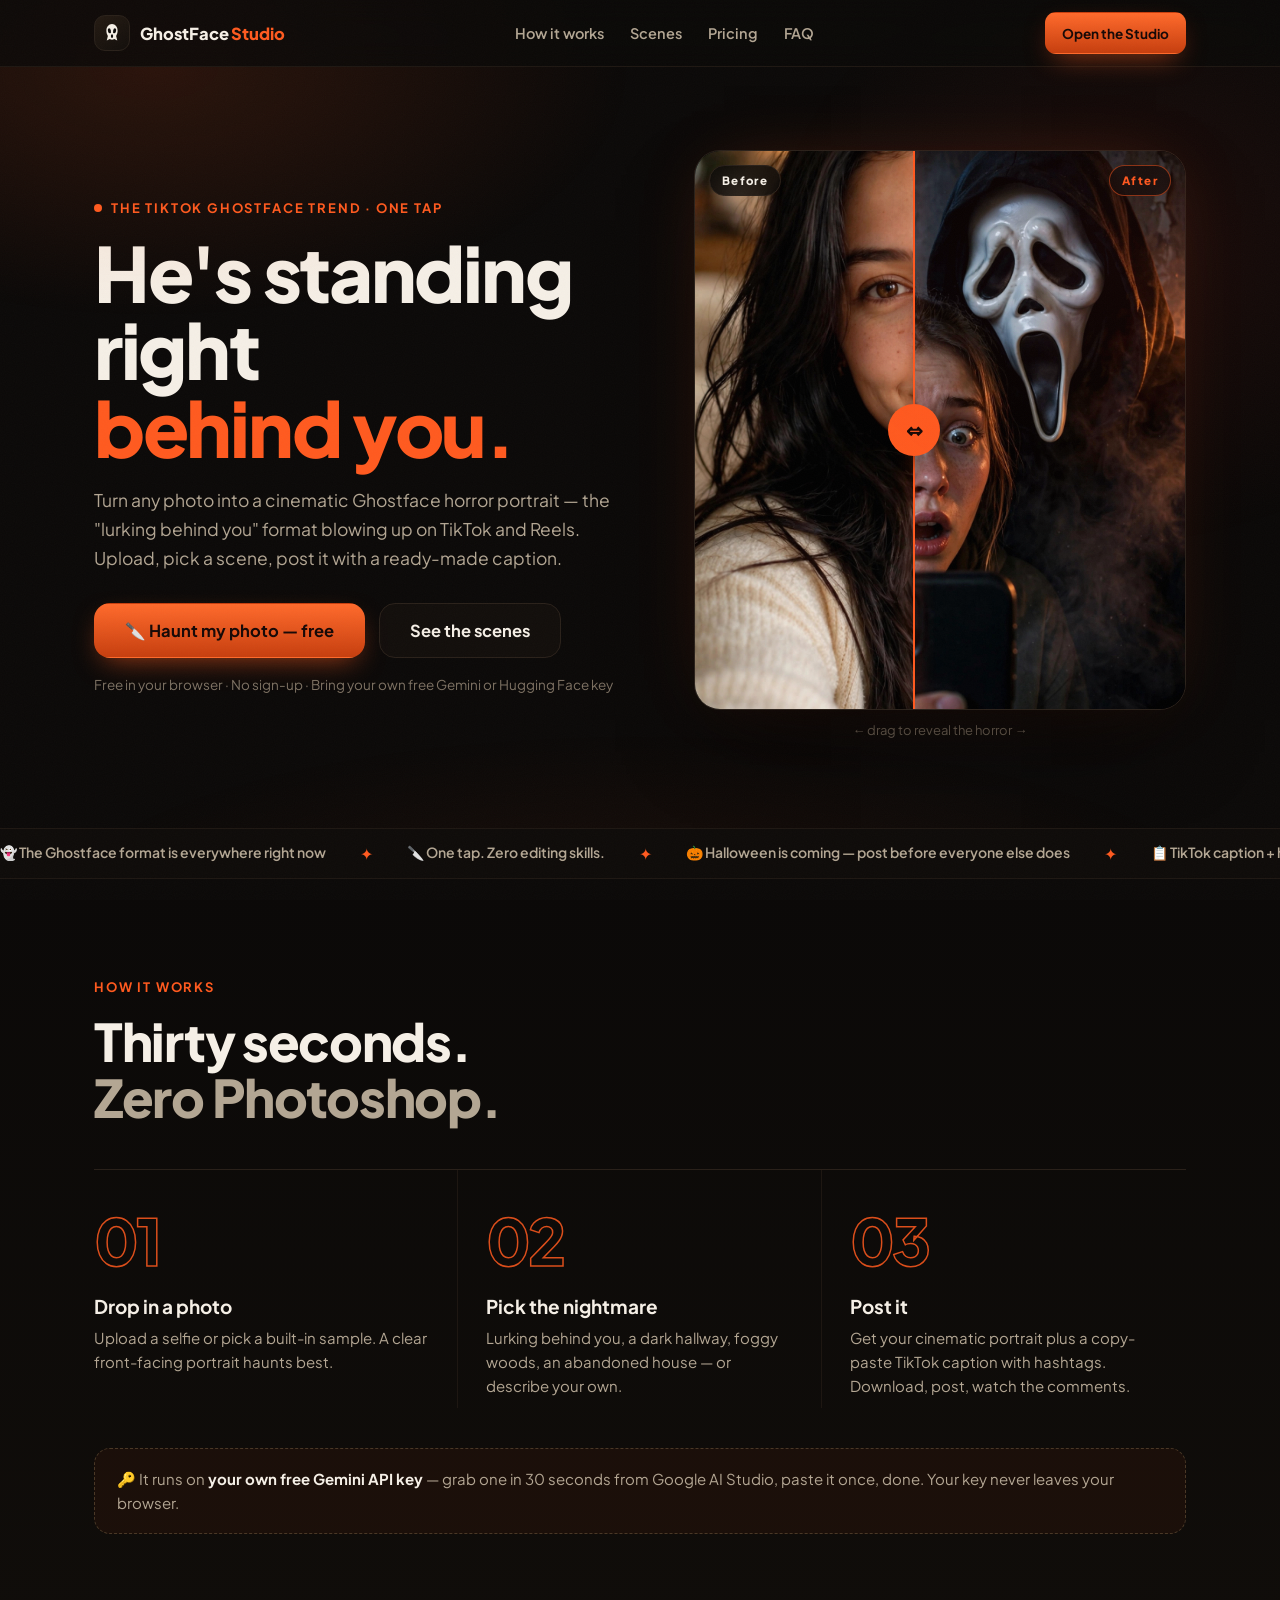
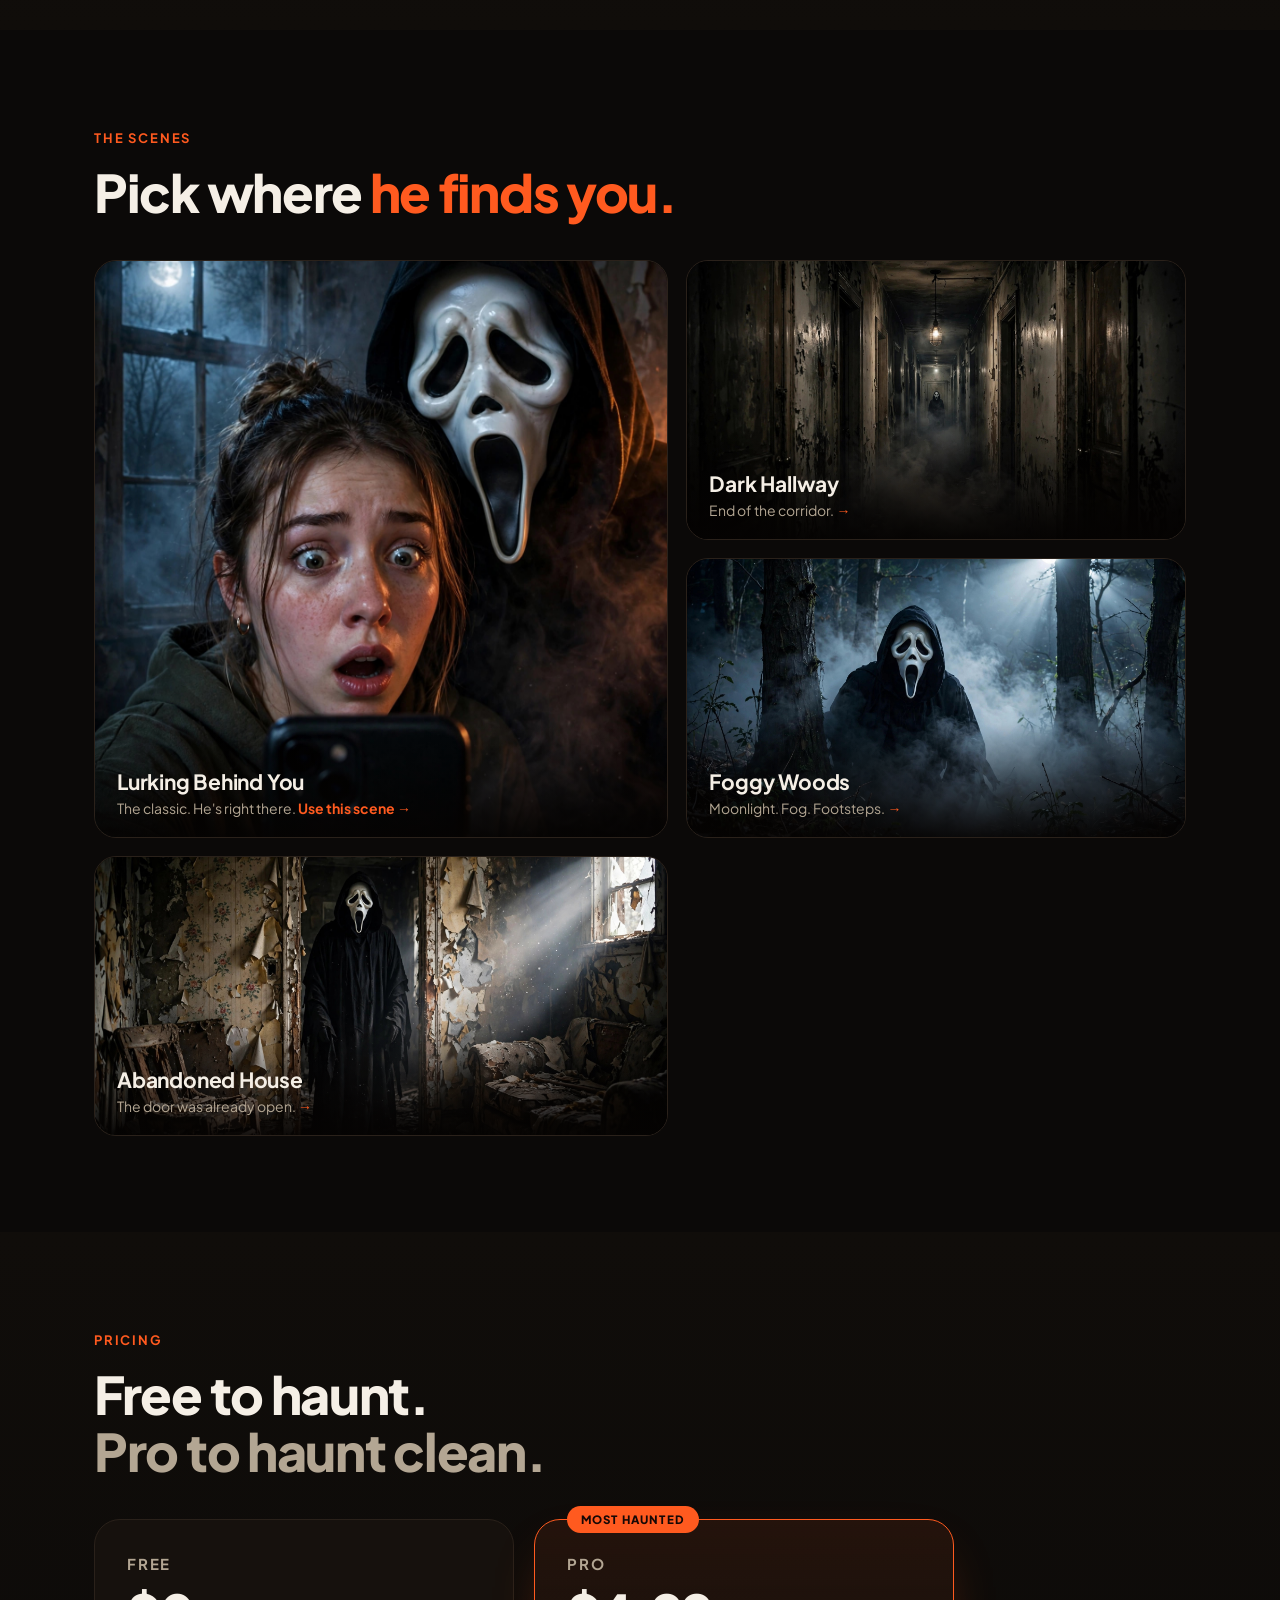
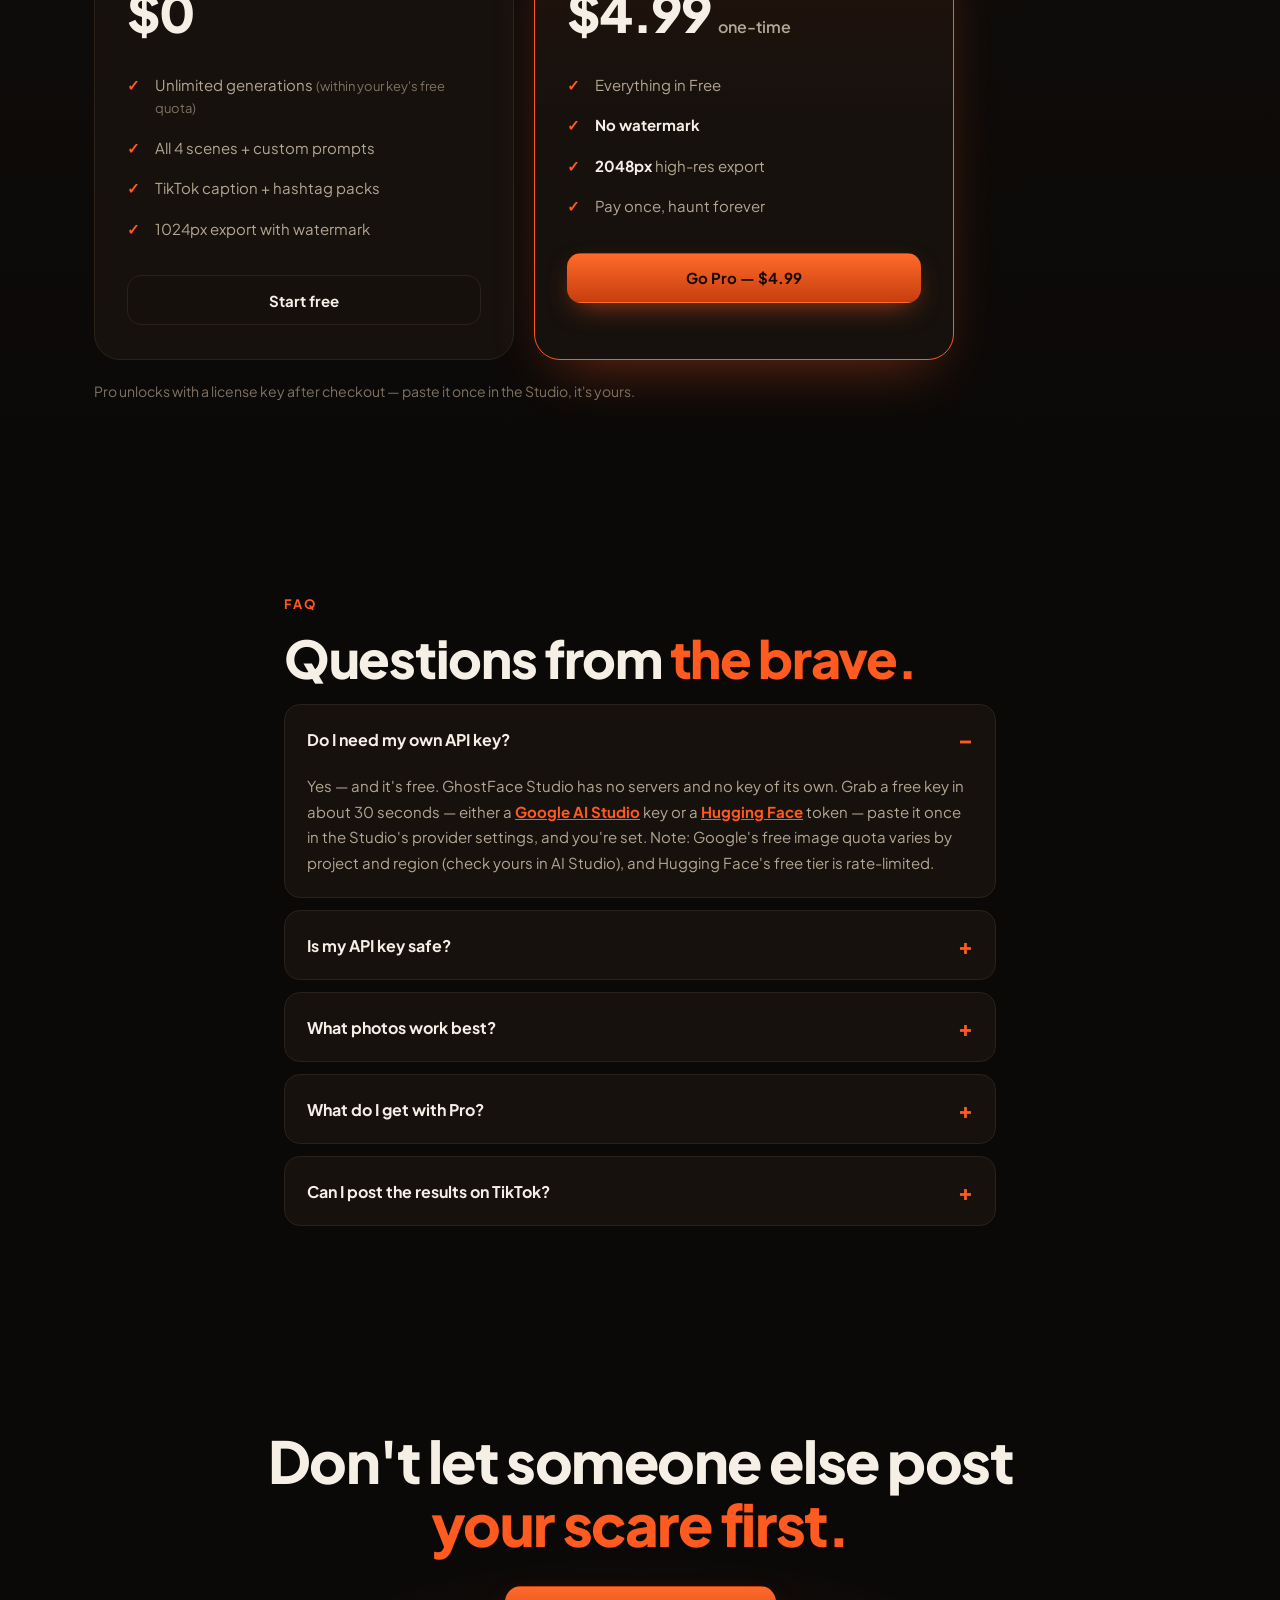
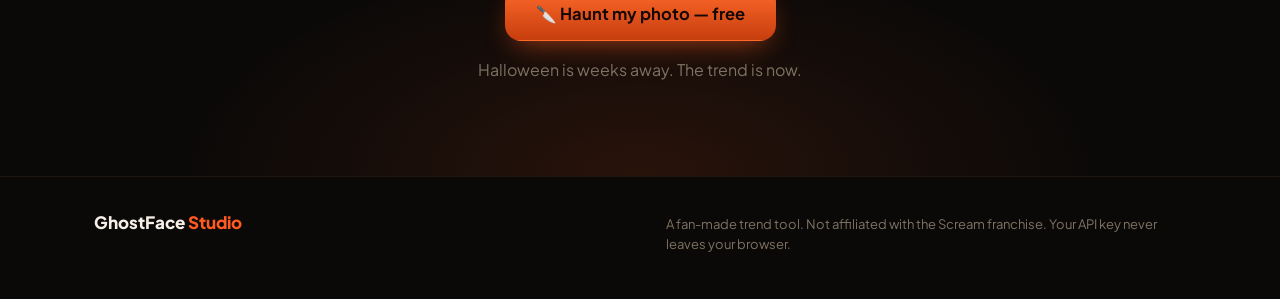
<file: index.html>
<!DOCTYPE html>
<html lang="en">
<head>
<meta charset="UTF-8">
<meta name="viewport" content="width=device-width, initial-scale=1.0">
<title>GhostFace Studio — Turn any photo into a Ghostface horror portrait</title>
<meta name="description" content="The viral TikTok Ghostface trend, in one tap. Upload a photo, pick a scene, get a cinematic horror portrait with a TikTok-ready caption. Free in your browser.">
<meta property="og:title" content="GhostFace Studio — He's standing right behind you">
<meta property="og:description" content="Turn any photo into a cinematic Ghostface horror portrait. Free, in your browser, no sign-up.">
<meta property="og:image" content="assets/hero-after.jpg">
<meta name="theme-color" content="#0B0908">
<link rel="icon" href="data:image/svg+xml,%3Csvg xmlns='http://www.w3.org/2000/svg' viewBox='0 0 64 64'%3E%3Crect width='64' height='64' rx='14' fill='%230B0908'/%3E%3Cpath d='M32 8c-9 0-15 8-15 18 0 6 2 10 4 14l-3 12 8-4c2 1 4 2 6 2s4-1 6-2l8 4-3-12c2-4 4-8 4-14 0-10-6-18-15-18z' fill='%23F5EFE6'/%3E%3Cellipse cx='25' cy='26' rx='4' ry='7' fill='%230B0908' transform='rotate(-12 25 26)'/%3E%3Cellipse cx='39' cy='26' rx='4' ry='7' fill='%230B0908' transform='rotate(12 39 26)'/%3E%3Cellipse cx='32' cy='40' rx='3' ry='5' fill='%230B0908'/%3E%3C/svg%3E">
<link rel="stylesheet" href="app/vendor/fonts/fonts.css">
<link rel="stylesheet" href="styles.css">
</head>
<body>
<div class="grain" aria-hidden="true"></div>

<header class="nav">
  <div class="nav-inner">
    <a class="brand" href="#" aria-label="GhostFace Studio home">
      <span class="brand-mark" aria-hidden="true">
        <svg viewBox="0 0 64 64" width="24" height="24"><path d="M32 8c-9 0-15 8-15 18 0 6 2 10 4 14l-3 12 8-4c2 1 4 2 6 2s4-1 6-2l8 4-3-12c2-4 4-8 4-14 0-10-6-18-15-18z" fill="#F5EFE6"/><ellipse cx="25" cy="26" rx="4" ry="7" fill="#0B0908" transform="rotate(-12 25 26)"/><ellipse cx="39" cy="26" rx="4" ry="7" fill="#0B0908" transform="rotate(12 39 26)"/><ellipse cx="32" cy="40" rx="3" ry="5" fill="#0B0908"/></svg>
      </span>
      <span class="brand-name">GhostFace <em>Studio</em></span>
    </a>
    <nav class="nav-links" aria-label="Sections">
      <a href="#how">How it works</a>
      <a href="#scenes">Scenes</a>
      <a href="#pricing">Pricing</a>
      <a href="#faq">FAQ</a>
    </nav>
    <a class="btn btn-ember btn-sm" href="app/">Open the Studio</a>
  </div>
</header>

<main>
  <!-- HERO -->
  <section class="hero">
    <div class="hero-inner">
      <div class="hero-copy">
        <p class="eyebrow"><span class="pulse" aria-hidden="true"></span>The TikTok Ghostface trend · one tap</p>
        <h1>He's standing<br>right <span class="ember">behind&nbsp;you.</span></h1>
        <p class="lede">Turn any photo into a cinematic Ghostface horror portrait — the "lurking behind you" format blowing up on TikTok and Reels. Upload, pick a scene, post it with a ready-made caption.</p>
        <div class="hero-cta">
          <a class="btn btn-ember btn-lg" href="app/">🔪 Haunt my photo — free</a>
          <a class="btn btn-ghost btn-lg" href="#scenes">See the scenes</a>
        </div>
        <p class="hero-note">Free in your browser · No sign-up · Bring your own free Gemini or Hugging Face key</p>
      </div>
      <div class="hero-demo">
        <div class="ba" id="ba" role="slider" tabindex="0" aria-label="Before and after comparison. Use arrow keys to drag." aria-valuemin="0" aria-valuemax="100" aria-valuenow="50">
          <img class="ba-after" src="assets/hero-after.jpg" alt="After: the same photo as a Ghostface horror portrait" draggable="false">
          <div class="ba-before" aria-hidden="true"><img src="app/assets/sample-1.jpg" alt="" draggable="false"></div>
          <div class="ba-handle" aria-hidden="true"><span class="ba-knob">⇔</span></div>
          <span class="ba-tag tag-before">Before</span>
          <span class="ba-tag tag-after">After</span>
        </div>
        <p class="ba-hint">← drag to reveal the horror →</p>
      </div>
    </div>
    <div class="hero-glow" aria-hidden="true"></div>
  </section>

  <!-- TICKER -->
  <div class="ticker" aria-hidden="true">
    <div class="ticker-track">
      <span>👻 The Ghostface format is everywhere right now</span><i>✦</i>
      <span>🔪 One tap. Zero editing skills.</span><i>✦</i>
      <span>🎃 Halloween is coming — post before everyone else does</span><i>✦</i>
      <span>📋 TikTok caption + hashtags included</span><i>✦</i>
      <span>👻 The Ghostface format is everywhere right now</span><i>✦</i>
      <span>🔪 One tap. Zero editing skills.</span><i>✦</i>
      <span>🎃 Halloween is coming — post before everyone else does</span><i>✦</i>
      <span>📋 TikTok caption + hashtags included</span><i>✦</i>
    </div>
  </div>

  <!-- HOW IT WORKS -->
  <section class="how" id="how">
    <div class="wrap">
      <p class="eyebrow">How it works</p>
      <h2>Thirty seconds.<br><span class="dim">Zero Photoshop.</span></h2>
      <div class="how-steps">
        <div class="how-step">
          <span class="how-num" aria-hidden="true">01</span>
          <h3>Drop in a photo</h3>
          <p>Upload a selfie or pick a built-in sample. A clear front-facing portrait haunts best.</p>
        </div>
        <div class="how-step">
          <span class="how-num" aria-hidden="true">02</span>
          <h3>Pick the nightmare</h3>
          <p>Lurking behind you, a dark hallway, foggy woods, an abandoned house — or describe your own.</p>
        </div>
        <div class="how-step">
          <span class="how-num" aria-hidden="true">03</span>
          <h3>Post it</h3>
          <p>Get your cinematic portrait plus a copy-paste TikTok caption with hashtags. Download, post, watch the comments.</p>
        </div>
      </div>
      <p class="how-key">🔑 It runs on <strong>your own free Gemini API key</strong> — grab one in 30 seconds from Google AI Studio, paste it once, done. Your key never leaves your browser.</p>
    </div>
  </section>

  <!-- SCENES -->
  <section class="scenes" id="scenes">
    <div class="wrap">
      <p class="eyebrow">The scenes</p>
      <h2>Pick where <span class="ember">he finds you.</span></h2>
      <div class="scene-gallery">
        <a class="scene-feat" href="app/?scene=lurking">
          <img src="assets/hero-after.jpg" alt="Ghostface lurking behind you" loading="lazy">
          <div class="scene-meta"><h3>Lurking Behind You</h3><p>The classic. He's right there. <span class="go">Use this scene →</span></p></div>
        </a>
        <a class="scene-tall" href="app/?scene=hallway">
          <img src="assets/scene-hallway.jpg" alt="Ghostface at the end of a dark hallway" loading="lazy">
          <div class="scene-meta"><h3>Dark Hallway</h3><p>End of the corridor. <span class="go">→</span></p></div>
        </a>
        <a class="scene-wide" href="app/?scene=woods">
          <img src="assets/scene-woods.jpg" alt="Ghostface emerging from fog in dark woods" loading="lazy">
          <div class="scene-meta"><h3>Foggy Woods</h3><p>Moonlight. Fog. Footsteps. <span class="go">→</span></p></div>
        </a>
        <a class="scene-wide" href="app/?scene=house">
          <img src="assets/scene-house.jpg" alt="Ghostface in the doorway of an abandoned house" loading="lazy">
          <div class="scene-meta"><h3>Abandoned House</h3><p>The door was already open. <span class="go">→</span></p></div>
        </a>
      </div>
    </div>
  </section>

  <!-- PRICING -->
  <section class="pricing" id="pricing">
    <div class="wrap">
      <p class="eyebrow">Pricing</p>
      <h2>Free to haunt.<br><span class="dim">Pro to haunt clean.</span></h2>
      <div class="price-row">
        <div class="price-card">
          <h3>Free</h3>
          <p class="price">$0</p>
          <ul>
            <li>Unlimited generations <span class="li-note">(within your key's free quota)</span></li>
            <li>All 4 scenes + custom prompts</li>
            <li>TikTok caption + hashtag packs</li>
            <li>1024px export with watermark</li>
          </ul>
          <a class="btn btn-ghost" href="app/">Start free</a>
        </div>
        <div class="price-card pro">
          <p class="pro-flag">MOST HAUNTED</p>
          <h3>Pro</h3>
          <p class="price">$4.99 <span class="per">one-time</span></p>
          <ul>
            <li>Everything in Free</li>
            <li><strong>No watermark</strong></li>
            <li><strong>2048px</strong> high-res export</li>
            <li>Pay once, haunt forever</li>
          </ul>
          <a class="btn btn-ember" href="app/#pro" id="pricing-pro-btn">Go Pro — $4.99</a>
        </div>
      </div>
      <p class="price-note">Pro unlocks with a license key after checkout — paste it once in the Studio, it's yours.</p>
    </div>
  </section>

  <!-- FAQ -->
  <section class="faq" id="faq">
    <div class="wrap narrow">
      <p class="eyebrow">FAQ</p>
      <h2>Questions from <span class="ember">the brave.</span></h2>
      <details open>
        <summary>Do I need my own API key?</summary>
        <p>Yes — and it's free. GhostFace Studio has no servers and no key of its own. Grab a free key in about 30 seconds — either a <a href="https://aistudio.google.com/app/apikey" target="_blank" rel="noopener">Google AI Studio</a> key or a <a href="https://huggingface.co/settings/tokens" target="_blank" rel="noopener">Hugging Face</a> token — paste it once in the Studio's provider settings, and you're set. Note: Google's free image quota varies by project and region (check yours in AI Studio), and Hugging Face's free tier is rate-limited.</p>
      </details>
      <details>
        <summary>Is my API key safe?</summary>
        <p>It's stored only in your browser's localStorage and sent only to Google's API when you hit Generate. It's never uploaded to us — there is no "us", the whole app runs on this static page.</p>
      </details>
      <details>
        <summary>What photos work best?</summary>
        <p>Clear, front-facing portraits with good light. The AI keeps your face, likeness and pose recognizable and only transforms the atmosphere around you — blurry or tiny photos give it less to work with.</p>
      </details>
      <details>
        <summary>What do I get with Pro?</summary>
        <p>Watermark-free downloads at 2048px instead of 1024px. One payment of $4.99, unlocked with a license key — no subscription, no account.</p>
      </details>
      <details>
        <summary>Can I post the results on TikTok?</summary>
        <p>That's the whole point. Every generation comes with a one-tap "Copy TikTok caption" button with spooky captions and hashtag sets picked for the trend.</p>
      </details>
    </div>
  </section>

  <!-- FINAL CTA -->
  <section class="final">
    <div class="wrap">
      <h2>Don't let someone else post<br><span class="ember">your scare first.</span></h2>
      <a class="btn btn-ember btn-lg" href="app/">🔪 Haunt my photo — free</a>
      <p class="final-note">Halloween is weeks away. The trend is now.</p>
    </div>
  </section>
</main>

<footer class="footer">
  <div class="wrap foot-inner">
    <p class="foot-brand">GhostFace <em>Studio</em></p>
    <p class="foot-note">A fan-made trend tool. Not affiliated with the Scream franchise. Your API key never leaves your browser.</p>
  </div>
</footer>

<script>
/* Before/after drag slider */
(function () {
  var ba = document.getElementById('ba');
  if (!ba) return;
  var pos = 50, dragging = false;
  function setPos(p) {
    pos = Math.max(2, Math.min(98, p));
    ba.style.setProperty('--x', pos + '%');
    ba.setAttribute('aria-valuenow', Math.round(pos));
  }
  function fromEvent(e) {
    var r = ba.getBoundingClientRect();
    var x = (e.touches && e.touches[0] ? e.touches[0].clientX : e.clientX) - r.left;
    setPos((x / r.width) * 100);
  }
  ba.addEventListener('pointerdown', function (e) { dragging = true; ba.setPointerCapture(e.pointerId); fromEvent(e); });
  ba.addEventListener('pointermove', function (e) { if (dragging) fromEvent(e); });
  ['pointerup', 'pointercancel', 'pointerleave'].forEach(function (ev) {
    ba.addEventListener(ev, function () { dragging = false; });
  });
  ba.addEventListener('keydown', function (e) {
    if (e.key === 'ArrowLeft') { setPos(pos - 5); e.preventDefault(); }
    if (e.key === 'ArrowRight') { setPos(pos + 5); e.preventDefault(); }
  });
  // gentle idle animation until first interaction
  var idle = setInterval(function () {
    if (dragging || document.activeElement === ba) { clearInterval(idle); return; }
    setPos(50 + Math.sin(Date.now() / 1400) * 14);
  }, 60);
  ['pointerdown', 'keydown', 'touchstart'].forEach(function (ev) {
    ba.addEventListener(ev, function clear() { clearInterval(idle); ba.removeEventListener(ev, clear); }, { once: true });
  });
  setPos(50);
})();
</script>
</body>
</html>
</file>
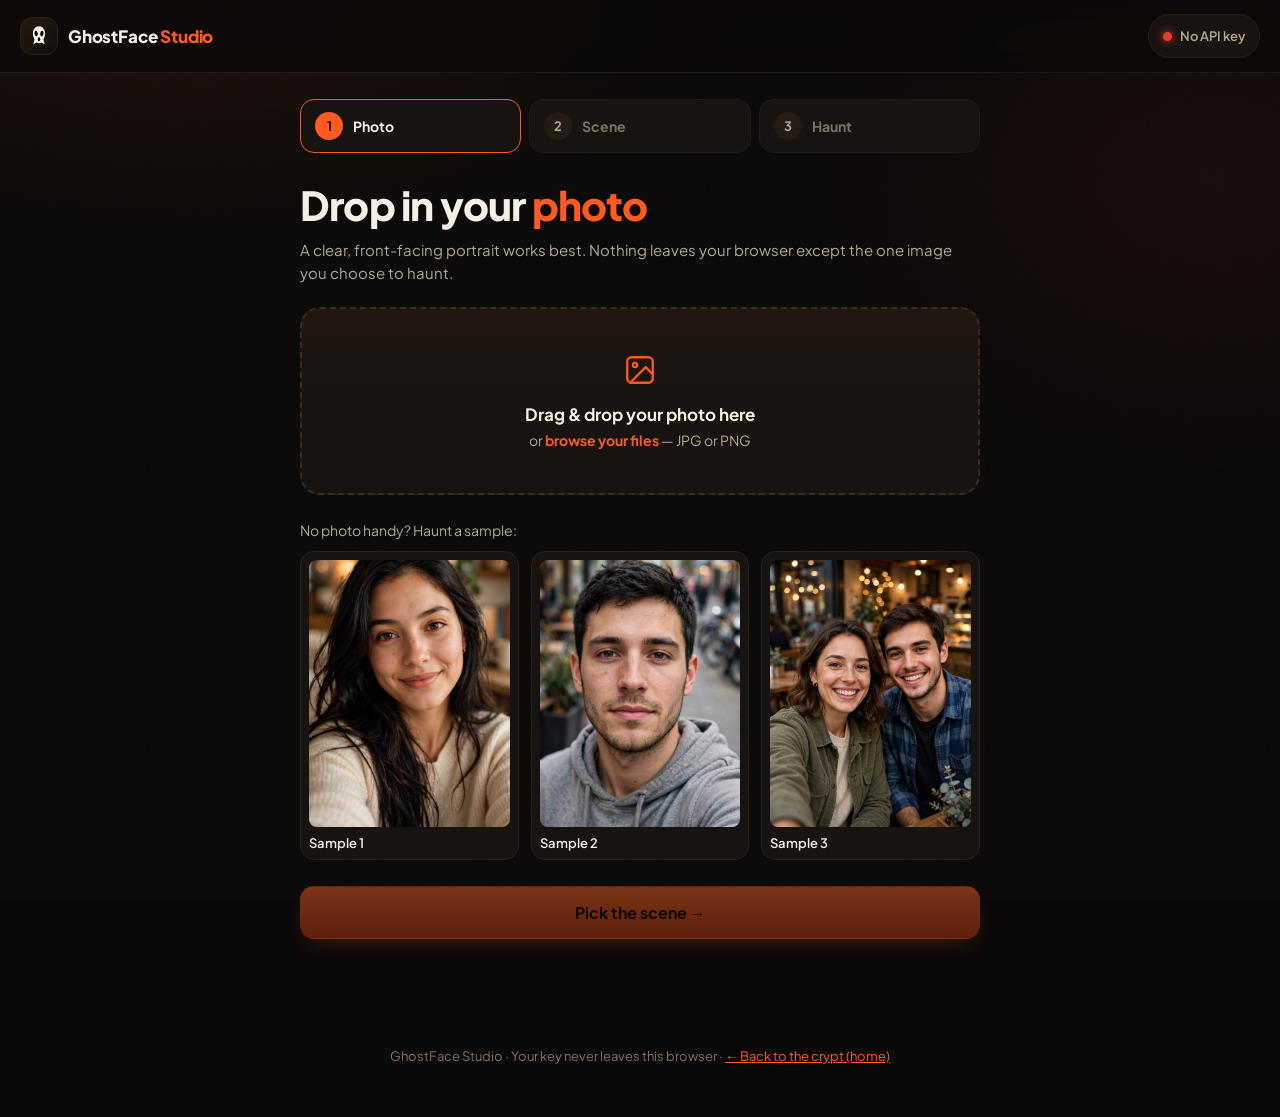
<file: app/index.html>
<!DOCTYPE html>
<html lang="en">
<head>
<meta charset="UTF-8">
<meta name="viewport" content="width=device-width, initial-scale=1.0, viewport-fit=cover">
<title>GhostFace Studio — Make your Ghostface horror portrait</title>
<meta name="description" content="Turn any photo into a cinematic Ghostface horror portrait for the TikTok trend. Upload, pick a scene, generate. Free in your browser.">
<meta name="theme-color" content="#0B0908">
<link rel="icon" href="data:image/svg+xml,%3Csvg xmlns='http://www.w3.org/2000/svg' viewBox='0 0 64 64'%3E%3Crect width='64' height='64' rx='14' fill='%230B0908'/%3E%3Cpath d='M32 8c-9 0-15 8-15 18 0 6 2 10 4 14l-3 12 8-4c2 1 4 2 6 2s4-1 6-2l8 4-3-12c2-4 4-8 4-14 0-10-6-18-15-18z' fill='%23F5EFE6'/%3E%3Cellipse cx='25' cy='26' rx='4' ry='7' fill='%230B0908' transform='rotate(-12 25 26)'/%3E%3Cellipse cx='39' cy='26' rx='4' ry='7' fill='%230B0908' transform='rotate(12 39 26)'/%3E%3Cellipse cx='32' cy='40' rx='3' ry='5' fill='%230B0908'/%3E%3C/svg%3E">
<link rel="stylesheet" href="vendor/fonts/fonts.css">
<link rel="stylesheet" href="styles.css">
</head>
<body>
<div class="fog" aria-hidden="true"></div>

<header class="app-header">
  <a class="brand" href="../" aria-label="GhostFace Studio home">
    <span class="brand-mark" aria-hidden="true">
      <svg viewBox="0 0 64 64" width="26" height="26"><path d="M32 8c-9 0-15 8-15 18 0 6 2 10 4 14l-3 12 8-4c2 1 4 2 6 2s4-1 6-2l8 4-3-12c2-4 4-8 4-14 0-10-6-18-15-18z" fill="#F5EFE6"/><ellipse cx="25" cy="26" rx="4" ry="7" fill="#0B0908" transform="rotate(-12 25 26)"/><ellipse cx="39" cy="26" rx="4" ry="7" fill="#0B0908" transform="rotate(12 39 26)"/><ellipse cx="32" cy="40" rx="3" ry="5" fill="#0B0908"/></svg>
    </span>
    <span class="brand-name">GhostFace <em>Studio</em></span>
  </a>
  <div class="header-actions">
    <button class="key-pill" id="key-pill" type="button" aria-label="API key settings">
      <span class="key-dot" id="key-dot" aria-hidden="true"></span>
      <span id="key-pill-label">No API key</span>
    </button>
  </div>
</header>

<main class="app-main">
  <ol class="steps" aria-label="Progress">
    <li class="step is-active" data-step="1"><span class="step-n">1</span><span class="step-t">Photo</span></li>
    <li class="step" data-step="2"><span class="step-n">2</span><span class="step-t">Scene</span></li>
    <li class="step" data-step="3"><span class="step-n">3</span><span class="step-t">Haunt</span></li>
  </ol>

  <!-- STEP 1 — PHOTO -->
  <section class="panel" id="panel-1" aria-label="Step 1: your photo">
    <h1 class="panel-title">Drop in your <span class="ember">photo</span></h1>
    <p class="panel-sub">A clear, front-facing portrait works best. Nothing leaves your browser except the one image you choose to haunt.</p>

    <div class="dropzone" id="dropzone" role="button" tabindex="0" aria-label="Upload a photo: click to browse or drag and drop an image">
      <div class="dz-icon" aria-hidden="true">
        <svg viewBox="0 0 24 24" width="34" height="34" fill="none" stroke="currentColor" stroke-width="1.6" stroke-linecap="round" stroke-linejoin="round"><rect x="3" y="3" width="18" height="18" rx="3"/><circle cx="8.5" cy="8.5" r="1.5"/><path d="M21 15l-5-5L5 21"/></svg>
      </div>
      <p class="dz-title">Drag &amp; drop your photo here</p>
      <p class="dz-sub">or <span class="dz-link">browse your files</span> — JPG or PNG</p>
      <input type="file" id="file-input" accept="image/jpeg,image/png,image/webp" hidden>
    </div>

    <div class="photo-ready" id="photo-ready" hidden>
      <img id="photo-thumb" alt="Your uploaded photo">
      <div class="photo-ready-meta">
        <p class="photo-ready-name" id="photo-name">photo.jpg</p>
        <button class="link-btn" id="change-photo" type="button">Choose a different photo</button>
      </div>
    </div>

    <div class="samples">
      <p class="samples-label">No photo handy? Haunt a sample:</p>
      <div class="sample-row">
        <button class="sample-btn" type="button" data-sample="1"><img src="assets/sample-1.jpg" alt="Sample portrait 1" loading="lazy"><span>Sample 1</span></button>
        <button class="sample-btn" type="button" data-sample="2"><img src="assets/sample-2.jpg" alt="Sample portrait 2" loading="lazy"><span>Sample 2</span></button>
        <button class="sample-btn" type="button" data-sample="3"><img src="assets/sample-3.jpg" alt="Sample portrait 3" loading="lazy"><span>Sample 3</span></button>
      </div>
    </div>

    <div class="panel-actions">
      <button class="btn btn-ember btn-lg" id="to-step-2" type="button" disabled>Pick the scene →</button>
    </div>
  </section>

  <!-- STEP 2 — SCENE -->
  <section class="panel" id="panel-2" aria-label="Step 2: pick a scene" hidden>
    <h1 class="panel-title">Pick your <span class="ember">nightmare</span></h1>
    <p class="panel-sub">Where does he find you?</p>

    <div class="scene-grid" role="radiogroup" aria-label="Scene presets">
      <button class="scene-card is-selected" type="button" role="radio" aria-checked="true" data-scene="lurking">
        <img src="../assets/hero-after.jpg" alt="Ghostface lurking behind you" loading="lazy">
        <span class="scene-name">Lurking Behind You</span>
        <span class="scene-blurb">The classic. He's right there.</span>
      </button>
      <button class="scene-card" type="button" role="radio" aria-checked="false" data-scene="hallway">
        <img src="../assets/scene-hallway.jpg" alt="Ghostface at the end of a dark hallway" loading="lazy">
        <span class="scene-name">Dark Hallway</span>
        <span class="scene-blurb">End of the corridor. Don't run.</span>
      </button>
      <button class="scene-card" type="button" role="radio" aria-checked="false" data-scene="woods">
        <img src="../assets/scene-woods.jpg" alt="Ghostface emerging from fog in dark woods" loading="lazy">
        <span class="scene-name">Foggy Woods</span>
        <span class="scene-blurb">Moonlight. Fog. Footsteps.</span>
      </button>
      <button class="scene-card" type="button" role="radio" aria-checked="false" data-scene="house">
        <img src="../assets/scene-house.jpg" alt="Ghostface in the doorway of an abandoned house" loading="lazy">
        <span class="scene-name">Abandoned House</span>
        <span class="scene-blurb">The door was already open.</span>
      </button>
    </div>

    <label class="field-label" for="custom-prompt">Custom direction <span class="opt">(optional)</span></label>
    <textarea id="custom-prompt" rows="2" maxlength="300" placeholder="e.g. make it rain, add a flickering neon sign behind him…"></textarea>

    <div class="panel-actions split">
      <button class="btn btn-ghost" id="back-to-1" type="button">← Photo</button>
      <button class="btn btn-ember btn-lg" id="generate-btn" type="button">🔪 Generate the haunt</button>
    </div>
    <p class="fineprint">Uses your own free Gemini API key — one image per generation. <button class="link-btn" id="open-settings-2" type="button">Check key settings</button></p>
  </section>

  <!-- STEP 3 — RESULT -->
  <section class="panel" id="panel-3" aria-label="Step 3: your haunt" hidden>
    <div class="generating" id="generating" hidden>
      <div class="flicker-mask" aria-hidden="true">
        <svg viewBox="0 0 64 64" width="72" height="72"><path d="M32 8c-9 0-15 8-15 18 0 6 2 10 4 14l-3 12 8-4c2 1 4 2 6 2s4-1 6-2l8 4-3-12c2-4 4-8 4-14 0-10-6-18-15-18z" fill="#F5EFE6"/><ellipse cx="25" cy="26" rx="4" ry="7" fill="#0B0908" transform="rotate(-12 25 26)"/><ellipse cx="39" cy="26" rx="4" ry="7" fill="#0B0908" transform="rotate(12 39 26)"/><ellipse cx="32" cy="40" rx="3" ry="5" fill="#0B0908"/></svg>
      </div>
      <h1 class="panel-title">Summoning him…</h1>
      <p class="gen-status" id="gen-status">Waking the mask…</p>
      <p class="fineprint">This takes 10–30 seconds. Don't close the tab.</p>
    </div>

    <div class="result" id="result" hidden>
      <h1 class="panel-title">He <span class="ember">found</span> you.</h1>
      <div class="result-frame">
        <img id="result-img" alt="Your Ghostface horror portrait">
        <span class="result-badge" id="result-badge">FREE · watermarked</span>
      </div>
      <div class="panel-actions split wrap">
        <button class="btn btn-ember btn-lg" id="download-btn" type="button">⬇ Download</button>
        <button class="btn btn-ghost" id="caption-btn" type="button">📋 Copy TikTok caption</button>
      </div>
      <div class="panel-actions split">
        <button class="btn btn-ghost" id="back-to-2" type="button">← New scene</button>
        <button class="btn btn-ghost" id="again-btn" type="button">↻ Haunt again</button>
      </div>
      <div class="pro-nudge" id="pro-nudge">
        <p><strong>Want it clean?</strong> Pro removes the watermark and exports at 2048px — <span class="pro-price" data-pro-price>$4.99 one-time</span>.</p>
        <div class="pro-row">
          <button class="btn btn-ember btn-sm" id="gopro-btn" type="button">Go Pro</button>
          <div class="key-row">
            <input id="key-input" class="key-input" placeholder="GF-XXXX-XXXX-XXXX" autocomplete="off" spellcheck="false" aria-label="Pro license key">
            <button id="key-apply" class="btn btn-dark btn-sm" type="button">Unlock</button>
          </div>
        </div>
        <p class="fineprint" id="key-msg" role="status"></p>
      </div>
    </div>

    <div class="gen-error" id="gen-error" hidden>
      <h1 class="panel-title">The mask <span class="ember">slipped.</span></h1>
      <p id="gen-error-msg">Something went wrong.</p>
      <details class="err-details" id="gen-error-details" hidden>
        <summary>Technical details (what Google actually said)</summary>
        <p id="gen-error-detail"></p>
      </details>
      <div class="panel-actions split">
        <button class="btn btn-ghost" id="error-back" type="button">← Back</button>
        <button class="btn btn-ember" id="error-retry" type="button">↻ Try again</button>
      </div>
    </div>
  </section>
</main>

<footer class="app-footer">
  <p>GhostFace Studio · Your key never leaves this browser · <a href="../">← Back to the crypt (home)</a></p>
</footer>

<!-- SETTINGS MODAL -->
<div class="modal-backdrop" id="settings-modal" hidden>
  <div class="modal" role="dialog" aria-modal="true" aria-labelledby="settings-title">
    <button class="modal-x" id="settings-close" type="button" aria-label="Close settings">✕</button>
    <h2 id="settings-title">AI provider</h2>
    <p class="modal-sub">GhostFace Studio has no servers and no key of its own — you bring a <strong>free</strong> key from Google or Hugging Face. It's stored only in this browser (localStorage), never sent anywhere except the provider's API.</p>
    <div class="provider-row" role="tablist" aria-label="AI provider">
      <button class="provider-btn" id="provider-gemini" type="button" role="tab" aria-selected="true">✦ Gemini</button>
      <button class="provider-btn" id="provider-hf" type="button" role="tab" aria-selected="false">🤗 Hugging Face</button>
    </div>
    <div id="gemini-key-wrap">
      <ol class="key-steps">
        <li>Open <a href="https://aistudio.google.com/app/apikey" target="_blank" rel="noopener">aistudio.google.com/app/apikey</a> (free Google account)</li>
        <li>Click <strong>Create API key</strong>, copy it</li>
        <li>Paste it below and save</li>
      </ol>
      <label class="field-label" for="api-key-input">Gemini API key</label>
      <input type="password" id="api-key-input" class="text-input" placeholder="AIza…" autocomplete="off" spellcheck="false">
      <p class="fineprint">Free image quota varies by Google project/region — check yours in AI Studio. Your photo + prompt go to Google's Gemini API to render the portrait.</p>
    </div>
    <div id="hf-key-wrap" hidden>
      <ol class="key-steps">
        <li>Open <a href="https://huggingface.co/settings/tokens" target="_blank" rel="noopener">huggingface.co/settings/tokens</a> (free account)</li>
        <li>Click <strong>Create new token</strong>, copy it</li>
        <li>Paste it below and save</li>
      </ol>
      <label class="field-label" for="hf-token-input">Hugging Face token</label>
      <input type="password" id="hf-token-input" class="text-input" placeholder="hf_…" autocomplete="off" spellcheck="false">
      <p class="fineprint">Free backup renderer (Qwen-Image-Edit). Free tokens are rate-limited and the model can take ~30–60s to wake up on first use — quality is rougher than Gemini.</p>
    </div>
    <p class="fineprint" id="api-key-msg" role="status"></p>
    <div class="modal-actions">
      <button class="btn btn-ghost btn-sm" id="api-key-clear" type="button">Remove key</button>
      <button class="btn btn-ghost btn-sm" id="api-key-test" type="button">Test key</button>
      <button class="btn btn-ember" id="api-key-save" type="button">Save key</button>
    </div>
  </div>
</div>

<div class="toast" id="toast" role="status" aria-live="polite" hidden></div>

<script src="config.js"></script>
<script src="app.js"></script>
</body>
</html>
</file>
<file: app/vendor/fonts/fonts.css>
@font-face {
  font-family: 'Plus Jakarta Sans';
  font-style: italic;
  font-weight: 400 800;
  font-display: swap;
  src: url('jakarta-italic-400800.woff2') format('woff2');
  unicode-range: U+0000-00FF, U+0131, U+0152-0153, U+02BB-02BC, U+02C6, U+02DA, U+02DC, U+0304, U+0308, U+0329, U+2000-206F, U+20AC, U+2122, U+2191, U+2193, U+2212, U+2215, U+FEFF, U+FFFD;
}
@font-face {
  font-family: 'Plus Jakarta Sans';
  font-style: normal;
  font-weight: 400 800;
  font-display: swap;
  src: url('jakarta-normal-400800.woff2') format('woff2');
  unicode-range: U+0000-00FF, U+0131, U+0152-0153, U+02BB-02BC, U+02C6, U+02DA, U+02DC, U+0304, U+0308, U+0329, U+2000-206F, U+20AC, U+2122, U+2191, U+2193, U+2212, U+2215, U+FEFF, U+FFFD;
}
</file>
<file: styles.css>
/* ============================================================
   GhostFace Studio — landing styles
   Dark premium Halloween: near-black, ember, bone, fog, grain.
   Hand-built editorial layout — not a card grid.
   ============================================================ */
:root {
  --bg: #0B0908;
  --bg-2: #100D0A;
  --card: #16110D;
  --line: #2A211A;
  --line-soft: #1E1712;
  --ember: #FF5A1F;
  --ember-deep: #C73E0E;
  --blood: #E63B2E;
  --bone: #F5EFE6;
  --muted: #B3A693;
  --faint: #7E7263;
  --r: 22px;
  --font: 'Plus Jakarta Sans', -apple-system, BlinkMacSystemFont, 'Segoe UI', Roboto, Helvetica, Arial, sans-serif;
}
* { box-sizing: border-box; }
html { scroll-behavior: smooth; -webkit-text-size-adjust: 100%; }
body {
  margin: 0; background: var(--bg); color: var(--bone);
  font-family: var(--font); -webkit-font-smoothing: antialiased;
  overflow-x: hidden;
}
img { max-width: 100%; }
a { color: inherit; }
.ember { color: var(--ember); }
.dim { color: var(--muted); }
.wrap { max-width: 1140px; margin: 0 auto; padding: 0 24px; }
.wrap.narrow { max-width: 760px; }

.grain {
  position: fixed; inset: 0; z-index: 60; pointer-events: none; opacity: .55;
  background-image: url("data:image/svg+xml,%3Csvg xmlns='http://www.w3.org/2000/svg' width='140' height='140'%3E%3Cfilter id='n'%3E%3CfeTurbulence type='fractalNoise' baseFrequency='0.9' numOctaves='2'/%3E%3C/filter%3E%3Crect width='140' height='140' filter='url(%23n)' opacity='0.05'/%3E%3C/svg%3E");
}

/* ---------- buttons ---------- */
.btn {
  font: 700 15px var(--font); border-radius: 14px; border: 1px solid transparent;
  padding: 13px 24px; cursor: pointer; min-height: 50px; text-decoration: none;
  display: inline-flex; align-items: center; justify-content: center; gap: 8px;
  transition: transform .08s ease, box-shadow .15s ease;
  white-space: nowrap;
}
.btn:active { transform: scale(.98); }
.btn-ember { background: linear-gradient(180deg, #FF6A2B, var(--ember-deep)); color: #160806;
  box-shadow: 0 10px 28px -10px rgba(255, 90, 31, .65); }
.btn-ember:hover { box-shadow: 0 14px 36px -8px rgba(255, 90, 31, .8); }
.btn-ghost { background: rgba(22, 17, 13, .7); border-color: var(--line); color: var(--bone); }
.btn-ghost:hover { border-color: var(--ember); }
.btn-lg { font-size: 16.5px; padding: 16px 30px; border-radius: 16px; }
.btn-sm { min-height: 42px; padding: 9px 16px; font-size: 13.5px; border-radius: 11px; }

/* ---------- nav ---------- */
.nav {
  position: fixed; top: 0; left: 0; right: 0; z-index: 50;
  background: rgba(11, 9, 8, .78); backdrop-filter: blur(14px);
  border-bottom: 1px solid var(--line-soft);
}
.nav-inner {
  max-width: 1140px; margin: 0 auto; padding: 12px 24px;
  display: flex; align-items: center; justify-content: space-between; gap: 16px;
}
.brand { display: flex; align-items: center; gap: 10px; text-decoration: none; }
.brand-mark { display: grid; place-items: center; width: 36px; height: 36px; border-radius: 11px;
  background: linear-gradient(145deg, #241A12, #120E0B); border: 1px solid var(--line); }
.brand-name { font-weight: 800; font-size: 16.5px; letter-spacing: -.01em; white-space: nowrap; }
.brand-name em { font-style: normal; color: var(--ember); }
.nav-links { display: flex; gap: 26px; }
.nav-links a { text-decoration: none; color: var(--muted); font-weight: 600; font-size: 14.5px; }
.nav-links a:hover { color: var(--bone); }

/* ---------- hero ---------- */
.hero { position: relative; padding: 150px 0 90px; overflow: hidden; }
.hero-glow {
  position: absolute; inset: 0; pointer-events: none;
  background:
    radial-gradient(800px 420px at 12% 8%, rgba(255, 90, 31, .13), transparent 60%),
    radial-gradient(600px 500px at 88% 30%, rgba(230, 59, 46, .08), transparent 60%),
    radial-gradient(1000px 300px at 50% 110%, rgba(255, 90, 31, .06), transparent 60%);
}
.hero-inner {
  position: relative; max-width: 1140px; margin: 0 auto; padding: 0 24px;
  display: grid; grid-template-columns: 1.05fr .95fr; gap: 56px; align-items: center;
}
.eyebrow {
  display: inline-flex; align-items: center; gap: 9px;
  color: var(--ember); font-weight: 700; font-size: 13px;
  letter-spacing: .14em; text-transform: uppercase; margin: 0 0 18px;
}
.pulse { width: 8px; height: 8px; border-radius: 50%; background: var(--ember);
  box-shadow: 0 0 0 0 rgba(255, 90, 31, .6); animation: pulse 2s infinite; }
@keyframes pulse { 70% { box-shadow: 0 0 0 9px rgba(255, 90, 31, 0); } 100% { box-shadow: 0 0 0 0 rgba(255, 90, 31, 0); } }
.hero-copy h1 {
  font-size: clamp(44px, 6vw, 76px); line-height: 1.02; letter-spacing: -.03em;
  margin: 0 0 20px; font-weight: 800;
}
.lede { color: var(--muted); font-size: 17.5px; line-height: 1.65; margin: 0 0 30px; max-width: 46ch; }
.hero-cta { display: flex; gap: 14px; flex-wrap: wrap; margin-bottom: 18px; }
.hero-note { color: var(--faint); font-size: 13.5px; margin: 0; }

/* before/after slider */
.hero-demo { position: relative; }
.ba {
  --x: 50%;
  position: relative; border-radius: 26px; overflow: hidden;
  border: 1px solid var(--line); aspect-ratio: 4/5; max-height: 560px; width: 100%;
  cursor: ew-resize; user-select: none; touch-action: pan-y;
  box-shadow: 0 40px 90px -30px rgba(0, 0, 0, .85), 0 0 70px -30px rgba(255, 90, 31, .35);
  background: #000;
}
.ba img { pointer-events: none; }
.ba-after { position: absolute; inset: 0; width: 100%; height: 100%; object-fit: cover; }
.ba-before { position: absolute; inset: 0; clip-path: inset(0 calc(100% - var(--x)) 0 0); }
.ba-before img { width: 100%; height: 100%; object-fit: cover; }
.ba-handle {
  position: absolute; top: 0; bottom: 0; left: var(--x); width: 2px;
  background: var(--ember); box-shadow: 0 0 18px rgba(255, 90, 31, .9);
}
.ba-knob {
  position: absolute; top: 50%; left: 50%; transform: translate(-50%, -50%);
  width: 52px; height: 52px; border-radius: 50%;
  background: var(--ember); color: #160806; font-weight: 800; font-size: 20px;
  display: grid; place-items: center; box-shadow: 0 8px 24px rgba(0,0,0,.5);
}
.ba:focus-visible { outline: 2px solid var(--ember); outline-offset: 4px; }
.ba-tag {
  position: absolute; top: 14px; font-size: 11.5px; font-weight: 800; letter-spacing: .12em;
  background: rgba(11, 9, 8, .8); border: 1px solid var(--line);
  padding: 7px 12px; border-radius: 999px; backdrop-filter: blur(6px);
}
.tag-before { left: 14px; }
.tag-after { right: 14px; color: var(--ember); border-color: rgba(255, 90, 31, .5); }
.ba-hint { text-align: center; color: var(--faint); font-size: 13px; margin: 12px 0 0; }

/* ---------- ticker ---------- */
.ticker { border-top: 1px solid var(--line-soft); border-bottom: 1px solid var(--line-soft);
  background: #0E0B09; overflow: hidden; padding: 14px 0; }
.ticker-track { display: flex; gap: 34px; width: max-content; animation: tick 30s linear infinite; }
.ticker-track span { color: var(--muted); font-weight: 600; font-size: 14px; white-space: nowrap; }
.ticker-track i { color: var(--ember); font-style: normal; }
@keyframes tick { to { transform: translateX(-50%); } }

/* ---------- sections ---------- */
section { padding: 96px 0; }
section h2 { font-size: clamp(32px, 4.4vw, 52px); letter-spacing: -.025em; line-height: 1.08; margin: 0 0 18px; font-weight: 800; }

/* how */
.how { background: linear-gradient(180deg, var(--bg), var(--bg-2)); }
.how-steps { display: grid; grid-template-columns: repeat(3, 1fr); gap: 0; margin-top: 44px; border-top: 1px solid var(--line); }
.how-step { padding: 30px 28px 10px 0; border-right: 1px solid var(--line-soft); }
.how-step:last-child { border-right: none; }
.how-step + .how-step { padding-left: 28px; }
.how-num { font-size: 64px; font-weight: 800; letter-spacing: -.04em; color: transparent;
  -webkit-text-stroke: 1.5px var(--ember); opacity: .85; display: block; margin-bottom: 14px; }
.how-step h3 { margin: 0 0 8px; font-size: 19px; }
.how-step p { color: var(--muted); line-height: 1.6; margin: 0; font-size: 15px; }
.how-key { margin: 40px 0 0; padding: 18px 22px; border: 1px dashed #4A3826; border-radius: 16px;
  background: rgba(255, 90, 31, .05); color: var(--muted); font-size: 15px; line-height: 1.6; }
.how-key strong { color: var(--bone); }

/* scenes */
.scene-gallery {
  display: grid; grid-template-columns: 1.15fr 1fr; grid-template-rows: auto auto;
  gap: 18px; margin-top: 40px;
}
.scene-gallery a {
  position: relative; display: block; border-radius: var(--r); overflow: hidden;
  border: 1px solid var(--line); text-decoration: none; min-height: 280px;
  transition: transform .15s ease, border-color .15s ease;
}
.scene-gallery a:hover { transform: translateY(-4px); border-color: var(--ember); }
.scene-gallery img { position: absolute; inset: 0; width: 100%; height: 100%; object-fit: cover;
  transition: transform .4s ease; }
.scene-gallery a:hover img { transform: scale(1.04); }
.scene-feat { grid-row: span 2; min-height: 560px; }
.scene-meta {
  position: absolute; left: 0; right: 0; bottom: 0; padding: 44px 22px 20px;
  background: linear-gradient(180deg, transparent, rgba(5, 3, 2, .92));
}
.scene-meta h3 { margin: 0 0 4px; font-size: 21px; letter-spacing: -.01em; }
.scene-meta p { margin: 0; color: var(--muted); font-size: 14px; }
.scene-meta .go { color: var(--ember); font-weight: 700; }

/* pricing */
.pricing { background: linear-gradient(180deg, var(--bg-2), var(--bg)); }
.price-row { display: grid; grid-template-columns: 1fr 1fr; gap: 20px; margin-top: 40px; max-width: 860px; }
.price-card {
  border: 1px solid var(--line); border-radius: 26px; padding: 34px 32px;
  background: var(--card); position: relative;
}
.price-card.pro { border-color: var(--ember); background: linear-gradient(180deg, rgba(255,90,31,.09), var(--card) 45%);
  box-shadow: 0 24px 60px -24px rgba(255, 90, 31, .45); }
.price-card h3 { margin: 0 0 6px; font-size: 15px; text-transform: uppercase; letter-spacing: .12em; color: var(--muted); }
.price-card .price { font-size: 52px; font-weight: 800; letter-spacing: -.03em; margin: 0 0 20px; }
.price-card .per { font-size: 16px; color: var(--muted); font-weight: 600; letter-spacing: 0; }
.price-card ul { list-style: none; margin: 0 0 26px; padding: 0; }
.price-card li { padding: 9px 0 9px 28px; position: relative; color: var(--muted); font-size: 15px; line-height: 1.5; }
.price-card li::before { content: "✓"; position: absolute; left: 0; color: var(--ember); font-weight: 800; }
.price-card li strong { color: var(--bone); }
.li-note { font-size: 13px; color: var(--faint); }
.price-card .btn { width: 100%; }
.pro-flag {
  position: absolute; top: -14px; left: 32px; margin: 0;
  background: var(--ember); color: #160806; font-size: 11.5px; font-weight: 800; letter-spacing: .1em;
  padding: 6px 14px; border-radius: 999px;
}
.price-note { color: var(--faint); font-size: 14px; margin: 22px 0 0; }

/* faq */
.faq details {
  border: 1px solid var(--line); border-radius: 16px; margin-bottom: 12px;
  background: var(--card); overflow: hidden;
}
.faq summary {
  cursor: pointer; padding: 20px 22px; font-weight: 700; font-size: 16px;
  list-style: none; display: flex; justify-content: space-between; align-items: center; gap: 12px;
}
.faq summary::-webkit-details-marker { display: none; }
.faq summary::after { content: "+"; color: var(--ember); font-size: 22px; font-weight: 800; flex: none; }
.faq details[open] summary::after { content: "–"; }
.faq details p { padding: 0 22px 22px; margin: 0; color: var(--muted); line-height: 1.7; font-size: 15px; }
.faq details a { color: var(--ember); font-weight: 700; }

/* final */
.final { text-align: center; background:
  radial-gradient(700px 340px at 50% 100%, rgba(255, 90, 31, .12), transparent 65%); }
.final h2 { font-size: clamp(34px, 5vw, 58px); margin-bottom: 30px; }
.final-note { color: var(--faint); margin: 18px 0 0; }

/* footer */
.footer { border-top: 1px solid var(--line-soft); padding: 34px 0 44px; }
.foot-inner { display: flex; justify-content: space-between; gap: 16px; align-items: baseline; flex-wrap: wrap; }
.foot-brand { font-weight: 800; font-size: 17px; margin: 0; }
.foot-brand em { font-style: normal; color: var(--ember); }
.foot-note { color: var(--faint); font-size: 13px; margin: 0; max-width: 52ch; line-height: 1.6; }

/* ---------- responsive ---------- */
@media (max-width: 900px) {
  .hero-inner { grid-template-columns: 1fr; gap: 40px; }
  .hero { padding-top: 120px; }
  .ba { max-height: 480px; }
  .scene-gallery { grid-template-columns: 1fr; }
  .scene-feat { grid-row: auto; min-height: 420px; }
  .how-steps { grid-template-columns: 1fr; }
  .how-step { border-right: none; border-bottom: 1px solid var(--line-soft); padding: 24px 0; }
  .how-step:last-child { border-bottom: none; }
  .how-step + .how-step { padding-left: 0; }
}
@media (max-width: 560px) {
  section { padding: 64px 0; }
  .nav-links { display: none; }
  .hero-cta .btn { flex: 1; }
  .price-row { grid-template-columns: 1fr; }
  .ba { border-radius: 18px; }
}
</file>
<file: app/styles.css>
/* ============================================================
   GhostFace Studio — app styles
   Dark premium Halloween: near-black, ember, bone.
   Tokens shared with the landing page.
   ============================================================ */
:root {
  --bg: #0B0908;
  --bg-2: #12100D;
  --card: #171310;
  --card-2: #1D1712;
  --line: #2A211A;
  --line-soft: #221B15;
  --ember: #FF5A1F;
  --ember-deep: #C73E0E;
  --blood: #E63B2E;
  --bone: #F5EFE6;
  --muted: #B3A693;
  --faint: #7E7263;
  --ok: #4ADE80;
  --warn: #FBBF24;
  --r-lg: 20px;
  --r-md: 14px;
  --r-sm: 10px;
  --font: 'Plus Jakarta Sans', -apple-system, BlinkMacSystemFont, 'Segoe UI', Roboto, Helvetica, Arial, sans-serif;
}

* { box-sizing: border-box; }
[hidden] { display: none !important; }
html { -webkit-text-size-adjust: 100%; }
body {
  margin: 0;
  background: var(--bg);
  color: var(--bone);
  font-family: var(--font);
  min-height: 100vh;
  -webkit-font-smoothing: antialiased;
}
body::before {
  content: ""; position: fixed; inset: 0; z-index: 0; pointer-events: none;
  background:
    radial-gradient(900px 480px at 15% -5%, rgba(255, 90, 31, .10), transparent 60%),
    radial-gradient(700px 500px at 95% 20%, rgba(230, 59, 46, .07), transparent 60%);
}
.fog {
  position: fixed; inset: 0; z-index: 0; pointer-events: none; opacity: .5;
  background-image: url("data:image/svg+xml,%3Csvg xmlns='http://www.w3.org/2000/svg' width='140' height='140'%3E%3Cfilter id='n'%3E%3CfeTurbulence type='fractalNoise' baseFrequency='0.9' numOctaves='2'/%3E%3C/filter%3E%3Crect width='140' height='140' filter='url(%23n)' opacity='0.05'/%3E%3C/svg%3E");
}
.app-header, .app-main, .app-footer { position: relative; z-index: 1; }

/* ---------- header ---------- */
.app-header {
  display: flex; align-items: center; justify-content: space-between;
  padding: 14px 20px;
  border-bottom: 1px solid var(--line-soft);
  background: rgba(11, 9, 8, .82);
  backdrop-filter: blur(12px);
  position: sticky; top: 0; z-index: 20;
}
.brand { display: flex; align-items: center; gap: 10px; text-decoration: none; color: var(--bone); }
.brand-mark { display: grid; place-items: center; width: 38px; height: 38px; border-radius: 12px;
  background: linear-gradient(145deg, #241A12, #120E0B); border: 1px solid var(--line); }
.brand-name { font-weight: 800; letter-spacing: -.01em; font-size: 17px; }
.brand-name em { font-style: normal; color: var(--ember); }
.header-actions { display: flex; gap: 10px; align-items: center; }
.key-pill {
  display: flex; align-items: center; gap: 8px;
  background: var(--card); border: 1px solid var(--line); color: var(--muted);
  border-radius: 999px; padding: 9px 14px; font: 600 13px var(--font); cursor: pointer;
  min-height: 44px;
}
.key-pill:hover { border-color: var(--ember); color: var(--bone); }
.key-dot { width: 9px; height: 9px; border-radius: 50%; background: var(--blood); box-shadow: 0 0 8px var(--blood); }
.key-pill.has-key .key-dot { background: var(--ok); box-shadow: 0 0 8px var(--ok); }
.key-pill.has-key { color: var(--bone); }

/* ---------- layout ---------- */
.app-main { max-width: 720px; margin: 0 auto; padding: 26px 20px 70px; }
.steps {
  list-style: none; display: flex; gap: 8px; margin: 0 0 26px; padding: 0;
}
.step {
  flex: 1; display: flex; align-items: center; gap: 10px;
  padding: 12px 14px; border-radius: var(--r-md);
  border: 1px solid var(--line-soft); background: var(--card);
  color: var(--faint); font-weight: 700; font-size: 14px;
}
.step-n {
  width: 28px; height: 28px; border-radius: 50%; display: grid; place-items: center;
  background: #241C15; color: var(--muted); font-size: 13px; flex: none;
}
.step.is-active { border-color: var(--ember); color: var(--bone); }
.step.is-active .step-n { background: var(--ember); color: #14090A; }
.step.is-done .step-n { background: var(--ok); color: #0B0908; }

.panel { animation: rise .35s ease; }
@keyframes rise { from { opacity: 0; transform: translateY(10px); } to { opacity: 1; transform: none; } }
.panel-title { font-size: clamp(28px, 5vw, 40px); letter-spacing: -.02em; margin: 0 0 8px; font-weight: 800; }
.ember { color: var(--ember); }
.panel-sub { color: var(--muted); margin: 0 0 22px; line-height: 1.55; font-size: 15px; }

/* ---------- buttons ---------- */
.btn {
  font: 700 15px var(--font); border-radius: 14px; border: 1px solid transparent;
  padding: 13px 22px; cursor: pointer; min-height: 52px;
  display: inline-flex; align-items: center; justify-content: center; gap: 8px;
  text-decoration: none; transition: transform .08s ease, box-shadow .15s ease, background .15s ease;
}
.btn:active { transform: scale(.98); }
.btn:disabled { opacity: .45; cursor: not-allowed; }
.btn-ember { background: linear-gradient(180deg, #FF6A2B, var(--ember-deep)); color: #160806;
  box-shadow: 0 8px 24px -8px rgba(255, 90, 31, .6); }
.btn-ember:hover:not(:disabled) { box-shadow: 0 10px 30px -6px rgba(255, 90, 31, .75); }
.btn-ghost { background: var(--card); border-color: var(--line); color: var(--bone); }
.btn-ghost:hover { border-color: var(--ember); }
.btn-dark { background: #0E0B09; border-color: var(--line); color: var(--bone); }
.btn-lg { font-size: 16px; padding: 15px 28px; }
.btn-sm { min-height: 44px; padding: 10px 16px; font-size: 13.5px; border-radius: 11px; }
.link-btn {
  background: none; border: none; padding: 0; cursor: pointer;
  color: var(--ember); font: 600 14px var(--font); text-decoration: underline;
  text-underline-offset: 3px;
}

/* ---------- dropzone ---------- */
.dropzone {
  border: 2px dashed #3A2C20; border-radius: var(--r-lg);
  background: linear-gradient(180deg, rgba(255,90,31,.05), transparent 55%), var(--card);
  padding: 44px 24px; text-align: center; cursor: pointer;
  transition: border-color .15s ease, background .15s ease;
}
.dropzone:hover, .dropzone:focus-visible { border-color: var(--ember); outline: none; }
.dropzone.is-drag { border-color: var(--ember); background: rgba(255, 90, 31, .10); }
.dz-icon { color: var(--ember); margin-bottom: 12px; }
.dz-title { font-weight: 700; font-size: 17px; margin: 0 0 6px; }
.dz-sub { color: var(--muted); margin: 0; font-size: 14px; }
.dz-link { color: var(--ember); font-weight: 700; }

.photo-ready {
  display: flex; gap: 16px; align-items: center;
  border: 1px solid var(--ember); border-radius: var(--r-lg); padding: 14px;
  background: rgba(255, 90, 31, .06); margin-bottom: 20px;
}
.photo-ready img { width: 84px; height: 84px; object-fit: cover; border-radius: 12px; flex: none; }
.photo-ready-name { margin: 0 0 6px; font-weight: 700; }

.samples { margin-top: 26px; }
.samples-label { color: var(--muted); font-size: 14px; margin: 0 0 12px; }
.sample-row { display: grid; grid-template-columns: repeat(3, 1fr); gap: 12px; }
.sample-btn {
  background: var(--card); border: 1px solid var(--line); border-radius: var(--r-md);
  padding: 8px; cursor: pointer; color: var(--bone); font: 600 13px var(--font);
  display: flex; flex-direction: column; gap: 8px; min-height: 44px;
}
.sample-btn:hover { border-color: var(--ember); }
.sample-btn img { width: 100%; aspect-ratio: 3/4; object-fit: cover; border-radius: 8px; }
.sample-btn.is-picked { border-color: var(--ember); box-shadow: 0 0 0 1px var(--ember); }

.panel-actions { display: flex; gap: 12px; margin-top: 26px; }
.panel-actions.split { justify-content: space-between; }
.panel-actions.wrap { flex-wrap: wrap; }
.panel-actions .btn-ember.btn-lg { flex: 1; }

/* ---------- scenes ---------- */
.scene-grid { display: grid; grid-template-columns: 1fr 1fr; gap: 14px; margin-bottom: 22px; }
.scene-card {
  position: relative; border: 1px solid var(--line); border-radius: var(--r-lg);
  background: var(--card); padding: 10px; cursor: pointer; text-align: left;
  color: var(--bone); font-family: var(--font); overflow: hidden;
  transition: border-color .15s ease, transform .1s ease;
}
.scene-card:hover { border-color: #4A3826; }
.scene-card:active { transform: scale(.99); }
.scene-card img { width: 100%; aspect-ratio: 4/5; object-fit: cover; border-radius: 10px; display: block; }
.scene-card.is-selected { border-color: var(--ember); box-shadow: 0 0 0 1px var(--ember), 0 12px 30px -12px rgba(255,90,31,.5); }
.scene-card.is-selected::after {
  content: "✓"; position: absolute; top: 16px; right: 16px;
  width: 30px; height: 30px; border-radius: 50%;
  background: var(--ember); color: #14090A; font-weight: 800;
  display: grid; place-items: center; font-size: 16px;
}
.scene-name { display: block; font-weight: 800; font-size: 15px; margin: 10px 4px 2px; }
.scene-blurb { display: block; color: var(--muted); font-size: 13px; margin: 0 4px 6px; }

.field-label { display: block; font-weight: 700; font-size: 14px; margin: 0 0 8px; }
.field-label .opt { color: var(--faint); font-weight: 500; }
textarea, .text-input {
  width: 100%; background: #0E0B09; border: 1px solid var(--line); border-radius: var(--r-md);
  color: var(--bone); font: 500 15px var(--font); padding: 14px 16px; resize: vertical;
}
textarea:focus, .text-input:focus { outline: none; border-color: var(--ember); }
.fineprint { color: var(--faint); font-size: 13px; line-height: 1.6; margin: 14px 0 0; }
.fineprint a { color: var(--ember); }

/* ---------- generating / result ---------- */
.generating { text-align: center; padding: 50px 10px; }
.flicker-mask { animation: flicker 1.6s infinite; margin-bottom: 18px; }
@keyframes flicker { 0%, 100% { opacity: 1; } 45% { opacity: .55; } 55% { opacity: .9; } 70% { opacity: .65; } }
.gen-status { color: var(--ember); font-weight: 700; font-size: 16px; min-height: 24px; }

.result-frame { position: relative; border-radius: var(--r-lg); overflow: hidden; border: 1px solid var(--line); margin-bottom: 20px; }
.result-frame img { display: block; width: 100%; height: auto; }
.result-badge {
  position: absolute; left: 12px; bottom: 12px;
  background: rgba(11, 9, 8, .85); border: 1px solid var(--line);
  padding: 7px 12px; border-radius: 999px; font-size: 12px; font-weight: 700;
  letter-spacing: .04em; backdrop-filter: blur(6px);
}
.result-badge.pro { border-color: var(--ember); color: var(--ember); }

.gen-error { text-align: center; padding: 30px 10px; }
.gen-error p { color: var(--muted); line-height: 1.6; }
.fineprint.ok { color: #7ee2a8; }
.fineprint.bad { color: #ff9d7a; }
.err-details { max-width: 560px; margin: 18px auto 0; text-align: left; border: 1px solid rgba(255,255,255,.1); border-radius: 12px; padding: 10px 14px; background: rgba(255,255,255,.03); }
.err-details summary { cursor: pointer; color: var(--faint); font-size: 13px; }
.err-details p { font-size: 12.5px; color: var(--muted); word-break: break-word; margin: 8px 0 4px; font-family: ui-monospace, monospace; }

.pro-nudge {
  margin-top: 26px; border: 1px dashed #4A3826; border-radius: var(--r-lg);
  padding: 18px; background: rgba(255, 90, 31, .04);
}
.pro-nudge p { margin: 0 0 12px; font-size: 14.5px; line-height: 1.55; color: var(--muted); }
.pro-nudge strong { color: var(--bone); }
.pro-price { color: var(--ember); font-weight: 800; }
.pro-row { display: flex; gap: 10px; flex-wrap: wrap; align-items: center; }
.key-row { display: flex; gap: 8px; flex: 1; min-width: 240px; }
.key-input {
  flex: 1; background: #0E0B09; border: 1px solid var(--line); border-radius: 11px;
  color: var(--bone); font: 700 14px var(--font); letter-spacing: .06em;
  padding: 10px 14px; min-height: 44px; text-transform: uppercase; min-width: 0;
}
.key-input:focus { outline: none; border-color: var(--ember); }
#key-msg.ok { color: var(--ok); }
#key-msg.bad { color: var(--blood); }

/* ---------- modal ---------- */
.modal-backdrop {
  position: fixed; inset: 0; z-index: 50;
  background: rgba(5, 3, 2, .78); backdrop-filter: blur(6px);
  display: grid; place-items: center; padding: 20px;
}
.modal {
  width: min(480px, 100%); background: var(--card-2); border: 1px solid var(--line);
  border-radius: 22px; padding: 28px; position: relative;
  box-shadow: 0 30px 80px -20px rgba(0,0,0,.8);
  animation: rise .25s ease; max-height: 90vh; overflow: auto;
}
.modal h2 { margin: 0 0 10px; font-size: 22px; letter-spacing: -.01em; }
.modal-sub { color: var(--muted); font-size: 14.5px; line-height: 1.6; margin: 0 0 16px; }
.modal-x {
  position: absolute; top: 14px; right: 14px; width: 40px; height: 40px;
  border-radius: 12px; border: 1px solid var(--line); background: var(--card);
  color: var(--muted); font-size: 16px; cursor: pointer;
}
.key-steps { margin: 0 0 18px; padding-left: 20px; color: var(--muted); font-size: 14.5px; line-height: 1.7; }
.key-steps a { color: var(--ember); font-weight: 700; }
.modal-actions { display: flex; justify-content: space-between; gap: 10px; margin-top: 16px; }
.provider-row { display: flex; gap: 8px; margin: 0 0 18px; }
.provider-btn {
  flex: 1; padding: 10px 12px; border-radius: 12px; cursor: pointer;
  border: 1px solid var(--line); background: transparent; color: var(--muted);
  font-weight: 700; font-size: 14.5px; font-family: inherit; transition: all .18s ease;
}
.provider-btn.is-active {
  border-color: var(--ember); color: var(--ink);
  background: color-mix(in srgb, var(--ember) 14%, transparent);
  box-shadow: 0 0 0 1px var(--ember) inset;
}

/* ---------- toast / footer ---------- */
.toast {
  position: fixed; left: 50%; bottom: 24px; transform: translateX(-50%);
  background: #1E1611; border: 1px solid var(--ember); color: var(--bone);
  padding: 13px 20px; border-radius: 14px; font: 600 14px var(--font);
  z-index: 60; max-width: min(92vw, 480px); text-align: center;
  box-shadow: 0 16px 40px -10px rgba(0,0,0,.7);
}
.app-footer { text-align: center; padding: 26px 20px 40px; color: var(--faint); font-size: 13px; }
.app-footer a { color: var(--ember); }

/* ---------- responsive ---------- */
@media (max-width: 560px) {
  .app-main { padding: 20px 14px 60px; }
  .step .step-t { display: none; }
  .step { justify-content: center; padding: 10px; }
  .scene-grid { grid-template-columns: 1fr 1fr; gap: 10px; }
  .panel-actions.split { flex-direction: column; }
  .panel-actions.split .btn { width: 100%; }
  .pro-row { flex-direction: column; align-items: stretch; }
  .key-row { min-width: 0; }
}
</file>
